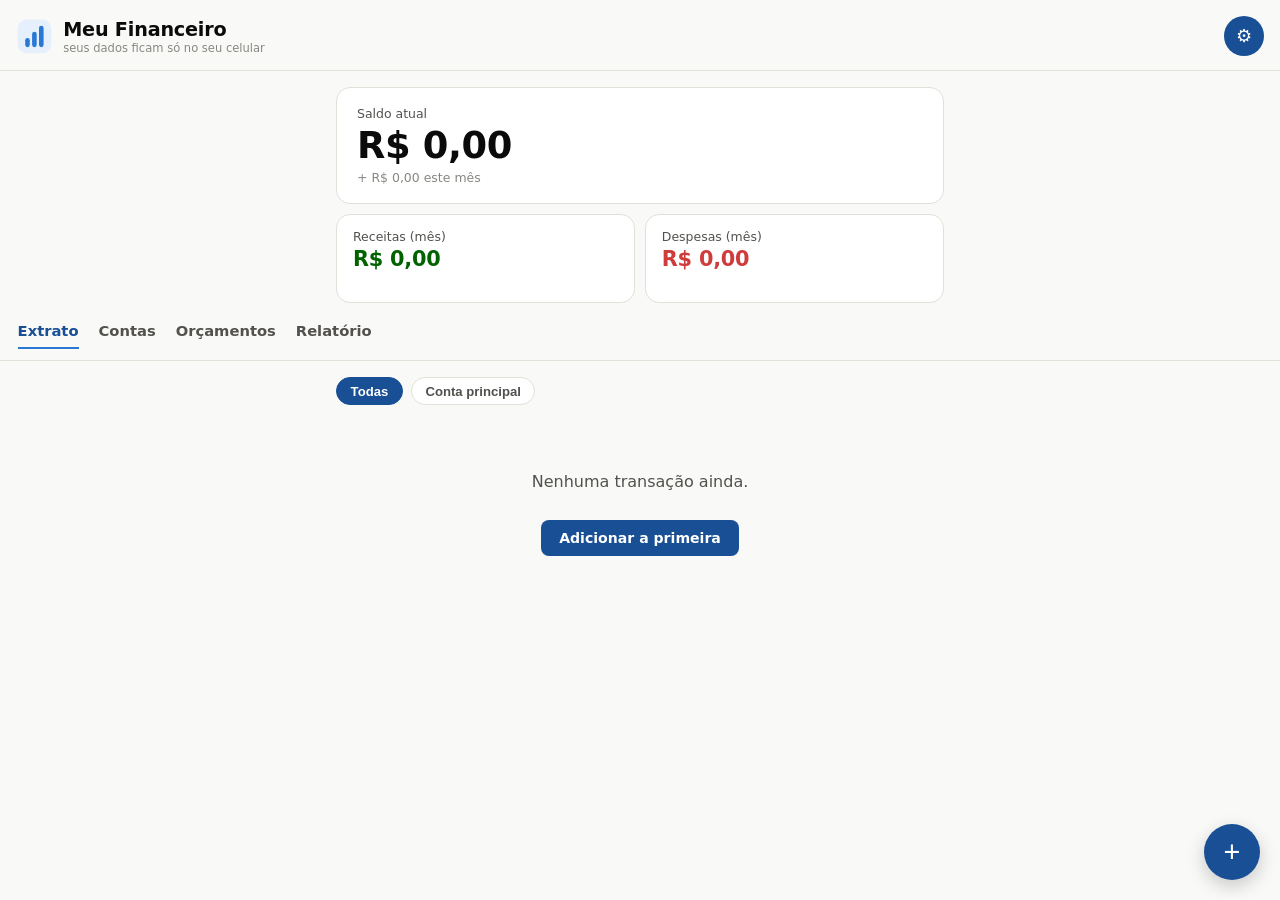
<file: index.html>
<!doctype html>
<html lang="pt-BR">
<head>
<meta charset="utf-8" />
<meta name="viewport" content="width=device-width, initial-scale=1, viewport-fit=cover" />
<title>Meu Financeiro</title>
<meta name="description" content="Controle financeiro pessoal simples, offline e privado" />
<meta name="theme-color" content="#f9f9f7" media="(prefers-color-scheme: light)" />
<meta name="theme-color" content="#0d0d0d" media="(prefers-color-scheme: dark)" />
<link rel="manifest" href="manifest.webmanifest" />
<link rel="icon" href="icons/icon-192.png" />
<link rel="apple-touch-icon" href="icons/icon-192.png" />
<meta name="apple-mobile-web-app-capable" content="yes" />
<meta name="apple-mobile-web-app-status-bar-style" content="black-translucent" />
<meta name="apple-mobile-web-app-title" content="Financeiro" />
<link rel="stylesheet" href="styles.css" />
</head>
<body>
<header class="topbar">
  <div class="brand">
    <svg class="brand-mark" viewBox="0 0 48 48" aria-hidden="true">
      <rect x="2" y="2" width="44" height="44" rx="12" fill="var(--accent-tint)"/>
      <rect x="12" y="26" width="6" height="12" rx="3" fill="var(--accent)"/>
      <rect x="21" y="18" width="6" height="20" rx="3" fill="var(--accent)"/>
      <rect x="30" y="10" width="6" height="28" rx="3" fill="var(--accent)"/>
    </svg>
    <div class="brand-text">
      <h1>Meu Financeiro</h1>
      <p class="tagline">seus dados ficam só no seu celular</p>
    </div>
  </div>
  <button id="settings-btn" class="icon-btn" aria-label="Backup e configurações" title="Backup e configurações">⚙</button>
</header>

<section class="stats-grid">
  <div class="stat-tile stat-tile--primary">
    <span class="stat-label">Saldo atual</span>
    <span id="balance-value" class="stat-value">R$ 0,00</span>
    <span id="balance-delta" class="stat-delta"></span>
  </div>
  <div class="stat-tile">
    <span class="stat-label">Receitas (mês)</span>
    <span id="receitas-mes-value" class="stat-value stat-value--income">R$ 0,00</span>
    <span id="receitas-mes-delta" class="stat-delta"></span>
  </div>
  <div class="stat-tile">
    <span class="stat-label">Despesas (mês)</span>
    <span id="despesas-mes-value" class="stat-value stat-value--expense">R$ 0,00</span>
    <span id="despesas-mes-delta" class="stat-delta"></span>
  </div>
</section>

<nav class="tabs" role="tablist" aria-label="Seções">
  <button class="tab active" data-view="extrato" role="tab" aria-selected="true">Extrato</button>
  <button class="tab" data-view="contas" role="tab" aria-selected="false">Contas</button>
  <button class="tab" data-view="orcamentos" role="tab" aria-selected="false">Orçamentos</button>
  <button class="tab" data-view="relatorio" role="tab" aria-selected="false">Relatório</button>
</nav>

<main>
  <section id="view-extrato" class="view active">
    <div id="extrato-conta-filter" class="conta-filter"></div>
    <div id="extrato-empty" class="empty-state" hidden>
      <p>Nenhuma transação ainda.</p>
      <button id="empty-add-btn" class="primary-btn">Adicionar a primeira</button>
    </div>
    <ul id="transacao-list" class="transacao-list"></ul>
  </section>

  <section id="view-contas" class="view">
    <div id="contas-empty" class="empty-state" hidden>
      <p>Nenhuma conta cadastrada.</p>
      <button id="empty-conta-btn" class="primary-btn">Adicionar conta</button>
    </div>
    <ul id="conta-list" class="conta-list"></ul>
    <button id="add-conta-btn" class="secondary-btn full-width">+ Nova conta</button>
  </section>

  <section id="view-orcamentos" class="view">
    <div id="orcamentos-empty" class="empty-state" hidden>
      <p>Nenhum orçamento definido.</p>
      <button id="empty-orcamento-btn" class="primary-btn">Definir orçamento</button>
    </div>
    <ul id="orcamento-list" class="orcamento-list"></ul>
    <button id="add-orcamento-btn" class="secondary-btn full-width">+ Novo orçamento</button>
  </section>

  <section id="view-relatorio" class="view">
    <h3 class="section-title">Despesas nos últimos 6 meses</h3>
    <div id="trend-chart" class="trend-chart"></div>

    <div class="month-nav">
      <button id="prev-month-btn" class="icon-btn" aria-label="Mês anterior">‹</button>
      <span id="month-label" class="month-label"></span>
      <button id="next-month-btn" class="icon-btn" aria-label="Próximo mês">›</button>
    </div>
    <div id="relatorio-empty" class="empty-state" hidden>
      <p>Sem despesas neste mês.</p>
    </div>
    <div id="relatorio-content">
      <h3 class="section-title">Método Kakeibo — gastos por grupo</h3>
      <div id="kakeibo-bar" class="kakeibo-bar"></div>
      <ul id="kakeibo-legend" class="relatorio-legend"></ul>

      <h3 class="section-title">Gastos por categoria</h3>
      <canvas id="relatorio-chart" width="280" height="280"></canvas>
      <ul id="relatorio-legend" class="relatorio-legend"></ul>
    </div>

    <div class="advisor-section">
      <button id="advisor-btn" class="secondary-btn full-width">🤖 Analisar com IA</button>
      <div id="advisor-result" class="advisor-result" hidden></div>
    </div>
  </section>
</main>

<button id="add-btn" class="fab" aria-label="Nova transação" title="Nova transação">+</button>

<dialog id="transacao-dialog">
  <form id="transacao-form" method="dialog">
    <h2 id="transacao-dialog-title">Nova transação</h2>

    <div class="tipo-toggle" id="tipo-toggle" data-value="saida">
      <button type="button" class="tipo-btn" data-value="saida">Despesa</button>
      <button type="button" class="tipo-btn" data-value="entrada">Receita</button>
    </div>

    <label class="field">
      <span>Conta</span>
      <select id="transacao-conta" name="contaId" required></select>
    </label>

    <label class="field">
      <span>Valor (R$)</span>
      <input type="number" id="valor" name="valor" min="0.01" step="0.01" inputmode="decimal" required />
    </label>

    <label class="field">
      <span>Categoria</span>
      <input type="text" id="categoria" name="categoria" list="categoria-options" required autocomplete="off" />
      <datalist id="categoria-options">
        <option value="Alimentação"></option>
        <option value="Transporte"></option>
        <option value="Moradia"></option>
        <option value="Lazer"></option>
        <option value="Saúde"></option>
        <option value="Educação"></option>
        <option value="Salário"></option>
        <option value="Outros"></option>
        <option value="A categorizar"></option>
      </datalist>
    </label>

    <label class="field">
      <span>Descrição</span>
      <input type="text" id="descricao" name="descricao" autocomplete="off" placeholder="Opcional" />
    </label>

    <label class="field">
      <span>Data</span>
      <input type="date" id="data" name="data" required />
    </label>

    <input type="hidden" id="transacao-id" name="id" />

    <div class="dialog-actions">
      <button type="button" id="transacao-cancel-btn" class="ghost-btn">Cancelar</button>
      <button type="button" id="transacao-delete-btn" class="danger-btn" hidden>Excluir</button>
      <button type="submit" id="transacao-save-btn" class="primary-btn">Salvar</button>
    </div>
  </form>
</dialog>

<dialog id="orcamento-dialog">
  <form id="orcamento-form" method="dialog">
    <h2 id="orcamento-dialog-title">Novo orçamento</h2>

    <label class="field">
      <span>Categoria</span>
      <input type="text" id="orcamento-categoria" name="categoria" list="categoria-options" required autocomplete="off" />
    </label>

    <label class="field">
      <span>Limite mensal (R$)</span>
      <input type="number" id="orcamento-limite" name="limite" min="0.01" step="0.01" inputmode="decimal" required />
    </label>

    <input type="hidden" id="orcamento-original-categoria" name="original" />

    <div class="dialog-actions">
      <button type="button" id="orcamento-cancel-btn" class="ghost-btn">Cancelar</button>
      <button type="button" id="orcamento-delete-btn" class="danger-btn" hidden>Excluir</button>
      <button type="submit" id="orcamento-save-btn" class="primary-btn">Salvar</button>
    </div>
  </form>
</dialog>

<dialog id="conta-dialog">
  <form id="conta-form" method="dialog">
    <h2 id="conta-dialog-title">Nova conta</h2>

    <label class="field">
      <span>Nome</span>
      <input type="text" id="conta-nome" name="nome" required autocomplete="off" placeholder="Ex: Bradesco, Nubank" />
    </label>

    <label class="field">
      <span>Tipo</span>
      <select id="conta-tipo" name="tipo">
        <option value="conta">Conta corrente / poupança</option>
        <option value="cartao">Cartão de crédito</option>
      </select>
    </label>

    <input type="hidden" id="conta-id" name="id" />

    <div class="dialog-actions">
      <button type="button" id="conta-cancel-btn" class="ghost-btn">Cancelar</button>
      <button type="button" id="conta-delete-btn" class="danger-btn" hidden>Excluir</button>
      <button type="submit" id="conta-save-btn" class="primary-btn">Salvar</button>
    </div>
  </form>
</dialog>

<dialog id="pagamento-dialog">
  <form id="pagamento-form" method="dialog">
    <h2>Registrar pagamento da fatura</h2>
    <p id="pagamento-cartao-nome" class="settings-hint"></p>

    <label class="field">
      <span>Valor pago (R$)</span>
      <input type="number" id="pagamento-valor" name="valor" min="0.01" step="0.01" inputmode="decimal" required />
    </label>

    <label class="field">
      <span>Pago com qual conta?</span>
      <select id="pagamento-conta-origem" name="contaOrigem"></select>
    </label>

    <input type="hidden" id="pagamento-cartao-id" name="cartaoId" />

    <div class="dialog-actions">
      <button type="button" id="pagamento-cancel-btn" class="ghost-btn">Cancelar</button>
      <button type="submit" id="pagamento-save-btn" class="primary-btn">Registrar pagamento</button>
    </div>
  </form>
</dialog>

<dialog id="settings-dialog">
  <form method="dialog" class="settings-form">
    <h2>Backup e configurações</h2>
    <p class="settings-hint">Seus dados ficam salvos apenas neste celular. Faça backup regularmente para não perder tudo caso troque ou perca o aparelho.</p>

    <button type="button" id="export-btn" class="primary-btn full-width">Exportar backup (.json)</button>

    <label class="field">
      <span>Importar backup</span>
      <input type="file" id="import-input" accept="application/json,.json" />
    </label>
    <p id="import-status" class="import-status" hidden></p>

    <hr class="settings-divider" />

    <p class="settings-hint">Importe o extrato baixado do internet banking (.ofx/.qfx) ou uma planilha (.csv) com colunas de data, valor e descrição. As transações entram com a categoria "A categorizar" — edite depois para organizar nos orçamentos.</p>
    <label class="field">
      <span>Importar para qual conta?</span>
      <select id="import-extrato-conta" name="contaImportar"></select>
    </label>
    <label class="field">
      <span>Importar extrato bancário</span>
      <input type="file" id="import-extrato-input" accept=".ofx,.qfx,.csv,text/csv,application/x-ofx" />
    </label>
    <p id="import-extrato-status" class="import-status" hidden></p>

    <hr class="settings-divider" />

    <p class="settings-hint">Método Kakeibo: agrupe suas categorias em Sobrevivência, Lazer, Cultura ou Extra para ver o resumo por grupo no Relatório.</p>
    <div id="categoria-grupos-list" class="categoria-grupos-list"></div>

    <hr class="settings-divider" />

    <p class="settings-hint">Consultor com IA: informe sua própria chave da API da Anthropic (gerada em <a href="https://console.anthropic.com" target="_blank" rel="noopener noreferrer">console.anthropic.com</a>) para usar o botão "Analisar com IA" no Relatório. A chave fica salva só neste celular, nunca entra no backup, e cada análise é enviada direto para a Anthropic quando você pede — não é automático.</p>
    <label class="field">
      <span>Chave da API (Anthropic)</span>
      <input type="password" id="api-key-input" name="apiKey" autocomplete="off" placeholder="sk-ant-..." />
    </label>
    <div class="dialog-actions">
      <button type="button" id="api-key-clear-btn" class="ghost-btn">Remover chave</button>
      <button type="button" id="api-key-save-btn" class="secondary-btn">Salvar chave</button>
    </div>
    <p id="api-key-status" class="import-status" hidden></p>

    <hr class="settings-divider" />

    <button type="button" id="wipe-btn" class="danger-btn full-width">Apagar todos os dados</button>

    <div class="dialog-actions">
      <button type="button" id="settings-close-btn" class="ghost-btn">Fechar</button>
    </div>
  </form>
</dialog>

<script src="app.js"></script>
</body>
</html>
</file>
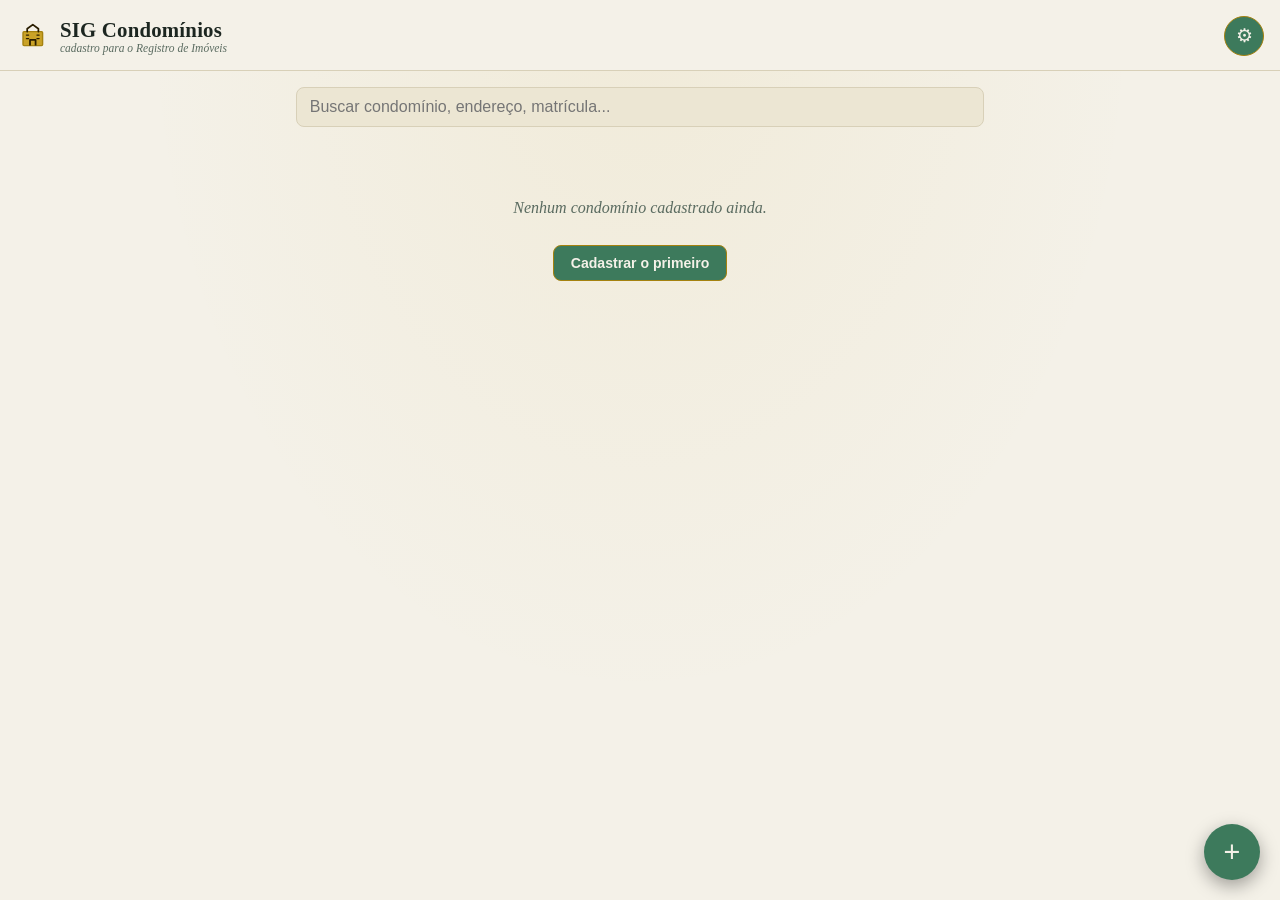
<file: condominios/index.html>
<!doctype html>
<html lang="pt-BR">
<head>
<meta charset="utf-8" />
<meta name="viewport" content="width=device-width, initial-scale=1, viewport-fit=cover" />
<title>SIG Condomínios</title>
<meta name="description" content="Cadastro de condomínios para o Registro de Imóveis" />
<link rel="icon" href="icons/icon-192.png" />
<link rel="stylesheet" href="styles.css" />
</head>
<body>
<header class="topbar">
  <div class="brand">
    <svg class="brand-mark" viewBox="0 0 48 48" aria-hidden="true">
      <rect x="10" y="18" width="28" height="20" rx="1.5" fill="var(--coin)" stroke="var(--gold)" stroke-width="2"/>
      <path d="M16 18v-4l8-6 8 6v4" stroke="var(--coin-ink)" stroke-width="2.5" fill="none" stroke-linecap="round" stroke-linejoin="round"/>
      <path d="M20 38v-8h8v8" stroke="var(--coin-ink)" stroke-width="2.5" fill="none" stroke-linejoin="round"/>
      <path d="M15 23h3M15 28h3M30 23h3M30 28h3" stroke="var(--coin-ink)" stroke-width="2" stroke-linecap="round"/>
    </svg>
    <div class="brand-text">
      <h1>SIG Condomínios</h1>
      <p class="tagline">cadastro para o Registro de Imóveis</p>
    </div>
  </div>
  <button id="settings-btn" class="icon-btn" aria-label="Backup e configurações" title="Backup e configurações">⚙</button>
</header>

<main>
  <!-- LISTA -->
  <section id="view-lista" class="view active">
    <div class="list-toolbar">
      <input type="search" id="busca-input" placeholder="Buscar condomínio, endereço, matrícula..." autocomplete="off" />
    </div>
    <div id="lista-empty" class="empty-state" hidden>
      <p>Nenhum condomínio cadastrado ainda.</p>
      <button id="empty-add-btn" class="primary-btn">Cadastrar o primeiro</button>
    </div>
    <ul id="condominio-list" class="condominio-list"></ul>
  </section>

  <!-- DETALHE -->
  <section id="view-detalhe" class="view">
    <button id="voltar-btn" class="ghost-btn back-btn">‹ Voltar</button>

    <div class="detalhe-header">
      <h2 id="detalhe-nome"></h2>
      <div class="detalhe-header-actions">
        <button id="editar-condominio-btn" class="icon-btn" aria-label="Editar dados do condomínio" title="Editar dados">✏️</button>
        <button id="excluir-condominio-btn" class="danger-btn">Excluir</button>
      </div>
    </div>
    <p id="detalhe-endereco" class="detalhe-endereco"></p>

    <!-- Registro -->
    <div class="card-section">
      <div class="card-section-header">
        <h3>Registro do condomínio</h3>
        <button id="editar-registro-btn" class="link-btn">Editar</button>
      </div>
      <div id="registro-resumo" class="registro-resumo"></div>
    </div>

    <!-- Pastas -->
    <div class="card-section">
      <div class="card-section-header">
        <h3>Pastas de arquivamento</h3>
        <button id="add-pasta-btn" class="link-btn">+ Pasta</button>
      </div>
      <p class="section-hint">Pastas onde estão arquivados os documentos que deram origem ao condomínio.</p>
      <ul id="pasta-list" class="chip-list"></ul>
      <p id="pasta-empty" class="empty-inline" hidden>Nenhuma pasta cadastrada.</p>
    </div>

    <!-- Livros -->
    <div class="card-section">
      <div class="card-section-header">
        <h3>Incorporação, especificação e convenção</h3>
        <button id="editar-livros-btn" class="link-btn">Editar</button>
      </div>
      <div id="livros-resumo" class="livros-resumo"></div>
    </div>

    <!-- Documentos -->
    <div class="card-section">
      <div class="card-section-header">
        <h3>Documentos</h3>
        <button id="add-documento-btn" class="link-btn">+ Documento</button>
      </div>
      <p class="section-hint">Classificação dos documentos arquivados nas pastas (auto de vistoria, quadro de áreas, especificação, convenção, plantas, outros).</p>
      <ul id="documento-list" class="registro-list"></ul>
      <p id="documento-empty" class="empty-inline" hidden>Nenhum documento cadastrado.</p>
    </div>

    <!-- Unidades -->
    <div class="card-section">
      <div class="card-section-header">
        <h3>Unidades autônomas</h3>
        <button id="add-unidade-btn" class="link-btn">+ Unidade</button>
      </div>
      <ul id="unidade-list" class="registro-list"></ul>
      <p id="unidade-empty" class="empty-inline" hidden>Nenhuma unidade cadastrada.</p>
    </div>

    <!-- Observações -->
    <div class="card-section">
      <div class="card-section-header">
        <h3>Observações</h3>
        <button id="editar-observacoes-btn" class="link-btn">Editar</button>
      </div>
      <p id="observacoes-texto" class="observacoes-texto"></p>
    </div>

    <button id="exportar-html-btn" class="primary-btn full-width">Gerar HTML deste condomínio</button>
  </section>
</main>

<button id="add-btn" class="fab" aria-label="Novo condomínio" title="Novo condomínio">+</button>

<!-- Dialog: Condomínio (dados gerais) -->
<dialog id="condominio-dialog">
  <form id="condominio-form" method="dialog">
    <h2 id="condominio-dialog-title">Novo condomínio</h2>

    <label class="field">
      <span>Nome do condomínio</span>
      <input type="text" id="c-nome" required autocomplete="off" />
    </label>

    <label class="field">
      <span>Endereço (logradouro)</span>
      <input type="text" id="c-logradouro" autocomplete="off" />
    </label>

    <div class="field-row">
      <label class="field">
        <span>Número</span>
        <input type="text" id="c-numero" autocomplete="off" />
      </label>
      <label class="field">
        <span>Bairro</span>
        <input type="text" id="c-bairro" autocomplete="off" />
      </label>
    </div>

    <div class="field-row">
      <label class="field">
        <span>Cidade</span>
        <input type="text" id="c-cidade" autocomplete="off" />
      </label>
      <label class="field field-small">
        <span>UF</span>
        <input type="text" id="c-uf" maxlength="2" autocomplete="off" style="text-transform:uppercase" />
      </label>
      <label class="field">
        <span>CEP</span>
        <input type="text" id="c-cep" autocomplete="off" />
      </label>
    </div>

    <input type="hidden" id="c-id" />

    <div class="dialog-actions">
      <button type="button" id="condominio-cancel-btn" class="ghost-btn">Cancelar</button>
      <button type="submit" id="condominio-save-btn" class="primary-btn">Salvar</button>
    </div>
  </form>
</dialog>

<!-- Dialog: Registro (matrícula/transcrição) -->
<dialog id="registro-dialog">
  <form id="registro-form" method="dialog">
    <h2>Registro do condomínio</h2>

    <div class="tipo-toggle" id="registro-tipo-toggle" data-value="matricula">
      <button type="button" class="tipo-btn" data-value="matricula">Matrícula</button>
      <button type="button" class="tipo-btn" data-value="transcricao">Transcrição</button>
    </div>

    <div id="registro-matricula-campo" class="field">
      <label class="field">
        <span>Número da matrícula (única)</span>
        <input type="text" id="r-matricula" autocomplete="off" />
      </label>
    </div>

    <div id="registro-transcricao-campo">
      <p class="section-hint">A transcrição pode conter várias. Uma por linha.</p>
      <label class="field">
        <span>Números da(s) transcrição(ões)</span>
        <textarea id="r-transcricoes" rows="3" placeholder="Ex.: 12.345&#10;12.346"></textarea>
      </label>
    </div>

    <div class="dialog-actions">
      <button type="button" id="registro-cancel-btn" class="ghost-btn">Cancelar</button>
      <button type="submit" class="primary-btn">Salvar</button>
    </div>
  </form>
</dialog>

<!-- Dialog: Pasta -->
<dialog id="pasta-dialog">
  <form id="pasta-form" method="dialog">
    <h2 id="pasta-dialog-title">Nova pasta</h2>

    <label class="field">
      <span>Número da pasta</span>
      <input type="text" id="p-numero" required autocomplete="off" />
    </label>

    <label class="field">
      <span>Descrição / conteúdo</span>
      <input type="text" id="p-descricao" autocomplete="off" placeholder="Opcional" />
    </label>

    <input type="hidden" id="p-id" />

    <div class="dialog-actions">
      <button type="button" id="pasta-cancel-btn" class="ghost-btn">Cancelar</button>
      <button type="button" id="pasta-delete-btn" class="danger-btn" hidden>Excluir</button>
      <button type="submit" class="primary-btn">Salvar</button>
    </div>
  </form>
</dialog>

<!-- Dialog: Livros (incorporação / especificação / convenção) -->
<dialog id="livros-dialog">
  <form id="livros-form" method="dialog">
    <h2>Incorporação, especificação e convenção</h2>
    <p class="section-hint">Quando o condomínio é transcrito, pode haver registro da incorporação, especificação e convenção no Livro 3 (a maioria registra hoje apenas um resumo da convenção) ou no antigo Livro 8.</p>

    <fieldset class="subform">
      <legend>Incorporação</legend>
      <div class="field-row">
        <label class="field field-small"><span>Livro</span><input type="text" id="l-inc-livro" autocomplete="off" /></label>
        <label class="field field-small"><span>Número</span><input type="text" id="l-inc-numero" autocomplete="off" /></label>
        <label class="field field-small"><span>Folha</span><input type="text" id="l-inc-folha" autocomplete="off" /></label>
      </div>
      <label class="field"><span>Data</span><input type="date" id="l-inc-data" /></label>
      <label class="field">
        <span>Arquivo digitalizado (rede)</span>
        <div class="campo-caminho">
          <input type="text" id="l-inc-caminho" autocomplete="off" placeholder="Opcional" />
          <button type="button" class="escolher-arquivo-btn" data-alvo="l-inc-caminho" title="Escolher arquivo" hidden>📂</button>
        </div>
      </label>
    </fieldset>

    <fieldset class="subform">
      <legend>Especificação do condomínio</legend>
      <div class="field-row">
        <label class="field field-small"><span>Livro</span><input type="text" id="l-esp-livro" autocomplete="off" /></label>
        <label class="field field-small"><span>Número</span><input type="text" id="l-esp-numero" autocomplete="off" /></label>
        <label class="field field-small"><span>Folha</span><input type="text" id="l-esp-folha" autocomplete="off" /></label>
      </div>
      <label class="field"><span>Data</span><input type="date" id="l-esp-data" /></label>
      <label class="field">
        <span>Arquivo digitalizado (rede)</span>
        <div class="campo-caminho">
          <input type="text" id="l-esp-caminho" autocomplete="off" placeholder="Opcional" />
          <button type="button" class="escolher-arquivo-btn" data-alvo="l-esp-caminho" title="Escolher arquivo" hidden>📂</button>
        </div>
      </label>
    </fieldset>

    <fieldset class="subform">
      <legend>Convenção do condomínio</legend>
      <div class="field-row">
        <label class="field field-small"><span>Livro</span><input type="text" id="l-conv-livro" autocomplete="off" /></label>
        <label class="field field-small"><span>Número</span><input type="text" id="l-conv-numero" autocomplete="off" /></label>
        <label class="field field-small"><span>Folha</span><input type="text" id="l-conv-folha" autocomplete="off" /></label>
      </div>
      <label class="field">
        <span>Tipo do registro</span>
        <select id="l-conv-tipo">
          <option value="integral">Convenção integral</option>
          <option value="resumo">Resumo da convenção</option>
        </select>
      </label>
      <label class="field"><span>Data</span><input type="date" id="l-conv-data" /></label>
      <label class="field">
        <span>Arquivo digitalizado (rede)</span>
        <div class="campo-caminho">
          <input type="text" id="l-conv-caminho" autocomplete="off" placeholder="Opcional" />
          <button type="button" class="escolher-arquivo-btn" data-alvo="l-conv-caminho" title="Escolher arquivo" hidden>📂</button>
        </div>
      </label>
    </fieldset>

    <div class="dialog-actions">
      <button type="button" id="livros-cancel-btn" class="ghost-btn">Cancelar</button>
      <button type="submit" class="primary-btn">Salvar</button>
    </div>
  </form>
</dialog>

<!-- Dialog: Documento -->
<dialog id="documento-dialog">
  <form id="documento-form" method="dialog">
    <h2 id="documento-dialog-title">Novo documento</h2>

    <label class="field">
      <span>Tipo de documento</span>
      <select id="d-tipo" required>
        <option value="auto_vistoria">Auto de vistoria</option>
        <option value="quadro_areas">Quadro de áreas</option>
        <option value="especificacao">Especificação</option>
        <option value="convencao">Convenção</option>
        <option value="plantas">Plantas</option>
        <option value="outros">Outros</option>
      </select>
    </label>

    <label class="field">
      <span>Descrição</span>
      <input type="text" id="d-descricao" autocomplete="off" placeholder="Opcional" />
    </label>

    <label class="field">
      <span>Pasta onde está arquivado</span>
      <input type="text" id="d-pasta" list="pasta-options" autocomplete="off" placeholder="Número da pasta" />
      <datalist id="pasta-options"></datalist>
    </label>

    <label class="field">
      <span>Data do documento</span>
      <input type="date" id="d-data" />
    </label>

    <label class="field">
      <span>Arquivo digitalizado (rede)</span>
      <div class="campo-caminho">
        <input type="text" id="d-caminho" autocomplete="off" placeholder="Opcional" />
        <button type="button" class="escolher-arquivo-btn" data-alvo="d-caminho" title="Escolher arquivo" hidden>📂</button>
      </div>
    </label>

    <input type="hidden" id="d-id" />

    <div class="dialog-actions">
      <button type="button" id="documento-cancel-btn" class="ghost-btn">Cancelar</button>
      <button type="button" id="documento-delete-btn" class="danger-btn" hidden>Excluir</button>
      <button type="submit" class="primary-btn">Salvar</button>
    </div>
  </form>
</dialog>

<!-- Dialog: Unidade -->
<dialog id="unidade-dialog">
  <form id="unidade-form" method="dialog">
    <h2 id="unidade-dialog-title">Nova unidade</h2>

    <label class="field">
      <span>Número da unidade</span>
      <input type="text" id="u-numero" required autocomplete="off" placeholder="Ex.: Apto 101, Loja 02..." />
    </label>

    <div class="tipo-toggle" id="unidade-tipo-toggle" data-value="matricula">
      <button type="button" class="tipo-btn" data-value="matricula">Matrícula</button>
      <button type="button" class="tipo-btn" data-value="transcricao">Transcrição</button>
    </div>

    <label class="field">
      <span>Número do registro da unidade</span>
      <input type="text" id="u-registro" autocomplete="off" />
    </label>

    <label class="field">
      <span>Fração ideal</span>
      <input type="text" id="u-fracao" autocomplete="off" placeholder="Opcional" />
    </label>

    <input type="hidden" id="u-id" />

    <div class="dialog-actions">
      <button type="button" id="unidade-cancel-btn" class="ghost-btn">Cancelar</button>
      <button type="button" id="unidade-delete-btn" class="danger-btn" hidden>Excluir</button>
      <button type="submit" class="primary-btn">Salvar</button>
    </div>
  </form>
</dialog>

<!-- Dialog: Observações -->
<dialog id="observacoes-dialog">
  <form id="observacoes-form" method="dialog">
    <h2>Observações</h2>
    <label class="field">
      <span>Anotações gerais</span>
      <textarea id="o-texto" rows="5"></textarea>
    </label>
    <div class="dialog-actions">
      <button type="button" id="observacoes-cancel-btn" class="ghost-btn">Cancelar</button>
      <button type="submit" class="primary-btn">Salvar</button>
    </div>
  </form>
</dialog>

<!-- Dialog: Configurações / Backup -->
<dialog id="settings-dialog">
  <form method="dialog" class="settings-form">
    <h2>Backup e configurações</h2>
    <p id="dados-caminho-texto" class="settings-hint">Carregando informação do arquivo de dados…</p>
    <p class="settings-hint" style="opacity:.6">Versão do programa: 2026-09-14</p>

    <button type="button" id="reload-btn" class="secondary-btn full-width">🔄 Recarregar dados</button>

    <button type="button" id="export-btn" class="primary-btn full-width">Exportar backup (.json)</button>

    <label class="field">
      <span>Importar backup</span>
      <input type="file" id="import-input" accept="application/json,.json" />
    </label>
    <p id="import-status" class="import-status" hidden></p>

    <hr class="settings-divider" />

    <button type="button" id="wipe-btn" class="danger-btn full-width">Apagar todos os dados</button>

    <div class="dialog-actions">
      <button type="button" id="settings-close-btn" class="ghost-btn">Fechar</button>
    </div>
  </form>
</dialog>

<script src="app.js"></script>
</body>
</html>
</file>
<file: styles.css>
:root {
  /* Neutral fintech theme — light (default) */
  --bg: #f9f9f7;
  --surface: #ffffff;
  --surface-2: #f0efeb;
  --text: #0b0b0b;
  --text-muted: #52514e;
  --text-faint: #898781;
  --border: #e1e0d9;

  --accent: #2a78d6;
  --accent-strong: #184f95;
  --accent-tint: #e5f0fc;
  --accent-ink: #ffffff;

  --success: #006300;
  --danger: #d03b3b;
  --warning: #fab219;
  --warning-text: #8a5a00;

  --radius: 14px;
  --sans: system-ui, -apple-system, "Segoe UI", Roboto, Helvetica, Arial, sans-serif;
}

@media (prefers-color-scheme: dark) {
  :root {
    --bg: #0d0d0d;
    --surface: #1a1a19;
    --surface-2: #242422;
    --text: #ffffff;
    --text-muted: #c3c2b7;
    --text-faint: #898781;
    --border: #2c2c2a;

    --accent: #3987e5;
    --accent-strong: #1c5cab;
    --accent-tint: rgba(57, 135, 229, 0.18);
    --accent-ink: #ffffff;

    --success: #0ca30c;
    --danger: #e66767;
    --warning: #fab219;
    --warning-text: #fab219;
  }
}

/* Categorical palette for categories/charts — validated for CVD-safety,
   defined here for reference; JS picks the matching array by color-scheme. */

* { box-sizing: border-box; }

[hidden] { display: none !important; }

html, body {
  margin: 0;
  padding: 0;
  background: var(--bg);
  color: var(--text);
  font-family: var(--sans);
  -webkit-tap-highlight-color: transparent;
}

body {
  min-height: 100dvh;
  padding-bottom: 6rem;
}

.topbar {
  position: sticky;
  top: 0;
  z-index: 10;
  display: flex;
  align-items: center;
  justify-content: space-between;
  gap: 0.75rem;
  padding: max(1rem, env(safe-area-inset-top)) 1rem 0.9rem;
  background: var(--bg);
  border-bottom: 1px solid var(--border);
}

.brand {
  display: flex;
  align-items: center;
  gap: 0.65rem;
  min-width: 0;
}

.brand-mark {
  width: 2.3rem;
  height: 2.3rem;
  flex: none;
}

.brand-text h1 {
  font-weight: 700;
  font-size: 1.2rem;
  margin: 0;
  letter-spacing: -0.01em;
}

.tagline {
  margin: 0;
  font-size: 0.72rem;
  color: var(--text-faint);
}

.icon-btn {
  width: 2.5rem;
  height: 2.5rem;
  flex: none;
  border-radius: 999px;
  border: none;
  background: var(--accent-strong);
  color: var(--accent-ink);
  font-size: 1.15rem;
  line-height: 1;
  cursor: pointer;
}

.icon-btn:active {
  opacity: 0.85;
}

/* Stat tiles (saldo / receitas / despesas do mês) */
.stats-grid {
  max-width: 640px;
  margin: 1rem auto 0;
  padding: 0 1rem;
  display: grid;
  grid-template-columns: 1fr 1fr;
  gap: 0.6rem;
}

.stat-tile {
  background: var(--surface);
  border: 1px solid var(--border);
  border-radius: var(--radius);
  padding: 0.9rem 1rem;
  display: flex;
  flex-direction: column;
  gap: 0.2rem;
}

.stat-tile--primary {
  grid-column: 1 / -1;
  padding: 1.1rem 1.25rem;
}

.stat-label {
  font-size: 0.78rem;
  color: var(--text-muted);
}

.stat-value {
  font-size: 1.9rem;
  font-weight: 700;
  letter-spacing: -0.01em;
  color: var(--text);
}

.stat-tile--primary .stat-value {
  font-size: 2.3rem;
}

.stat-value.negative {
  color: var(--danger);
}

.stat-value--income {
  color: var(--success);
}

.stat-value--expense {
  color: var(--danger);
}

.stat-tile:not(.stat-tile--primary) .stat-value {
  font-size: 1.3rem;
}

.stat-delta {
  font-size: 0.78rem;
  color: var(--text-faint);
  min-height: 1.1em;
}

.stat-delta.up { color: var(--success); }
.stat-delta.down { color: var(--danger); }

.tabs {
  display: flex;
  gap: 1.25rem;
  padding: 0.85rem 1.1rem 0.7rem;
  overflow-x: auto;
  border-bottom: 1px solid var(--border);
  margin-top: 0.3rem;
}

.tab {
  flex: none;
  padding: 0 0 0.5rem;
  border: none;
  border-bottom: 2px solid transparent;
  background: none;
  color: var(--text-muted);
  font-family: var(--sans);
  font-weight: 600;
  font-size: 0.92rem;
  cursor: pointer;
}

.tab.active {
  color: var(--accent-strong);
  border-bottom-color: var(--accent);
}

main {
  padding: 0 1rem;
  max-width: 640px;
  margin: 0 auto;
}

.view {
  display: none;
}

.view.active {
  display: block;
}

.empty-state {
  text-align: center;
  color: var(--text-muted);
  margin-top: 3rem;
  display: flex;
  flex-direction: column;
  align-items: center;
  gap: 0.8rem;
}

/* Filtro de conta no Extrato */
.conta-filter {
  display: flex;
  gap: 0.5rem;
  overflow-x: auto;
  padding: 1rem 0 0.2rem;
}

.conta-chip {
  flex: none;
  padding: 0.35rem 0.85rem;
  border-radius: 999px;
  border: 1px solid var(--border);
  background: var(--surface);
  color: var(--text-muted);
  font-size: 0.82rem;
  font-weight: 600;
  cursor: pointer;
}

.conta-chip.active {
  background: var(--accent-strong);
  border-color: var(--accent-strong);
  color: var(--accent-ink);
}

/* Extrato */
.transacao-list {
  list-style: none;
  margin: 0;
  padding: 1rem 0 0;
  display: flex;
  flex-direction: column;
  gap: 0.5rem;
}

.month-header {
  font-weight: 700;
  color: var(--text-faint);
  font-size: 0.78rem;
  text-transform: uppercase;
  letter-spacing: 0.06em;
  margin: 0.9rem 0 0.1rem;
}

.month-header:first-child {
  margin-top: 0;
}

.transacao-card {
  background: var(--surface);
  border: 1px solid var(--border);
  border-radius: var(--radius);
  padding: 0.8rem 1rem;
  display: flex;
  align-items: center;
  justify-content: space-between;
  gap: 0.75rem;
  cursor: pointer;
}

.transacao-info {
  min-width: 0;
  display: flex;
  align-items: flex-start;
  gap: 0.55rem;
}

.categoria-dot {
  width: 0.6rem;
  height: 0.6rem;
  border-radius: 999px;
  flex: none;
  margin-top: 0.35rem;
}

.transacao-textos { min-width: 0; }

.transacao-categoria {
  font-weight: 600;
  font-size: 0.96rem;
}

.transacao-categoria.pendente {
  color: var(--text-faint);
  font-style: normal;
}

.transacao-descricao {
  color: var(--text-muted);
  font-size: 0.84rem;
  margin-top: 0.1rem;
  overflow: hidden;
  text-overflow: ellipsis;
  white-space: nowrap;
}

.transacao-data {
  color: var(--text-faint);
  font-size: 0.75rem;
  margin-top: 0.15rem;
}

.transacao-valor {
  flex: none;
  font-weight: 700;
  font-size: 0.98rem;
  white-space: nowrap;
}

.transacao-valor.entrada { color: var(--success); }
.transacao-valor.saida { color: var(--danger); }

/* Orçamentos */
.orcamento-list {
  list-style: none;
  margin: 0;
  padding: 1rem 0 0;
  display: flex;
  flex-direction: column;
  gap: 0.7rem;
}

.orcamento-card {
  background: var(--surface);
  border: 1px solid var(--border);
  border-radius: var(--radius);
  padding: 0.8rem 1rem;
  cursor: pointer;
}

.orcamento-header {
  display: flex;
  align-items: center;
  gap: 0.5rem;
  font-size: 0.9rem;
  margin-bottom: 0.5rem;
}

.orcamento-header .categoria-dot {
  margin-top: 0;
}

.orcamento-nome {
  flex: 1;
  min-width: 0;
  font-weight: 600;
}

.orcamento-valores {
  color: var(--text-muted);
  font-variant-numeric: tabular-nums;
  font-size: 0.85rem;
}

.orcamento-valores.warn { color: var(--warning-text); }
.orcamento-valores.over { color: var(--danger); }

.progress-bar {
  height: 8px;
  border-radius: 999px;
  background: var(--surface-2);
  overflow: hidden;
}

.progress-fill {
  height: 100%;
  border-radius: 999px;
  background: var(--success);
}

.progress-fill.warn { background: var(--warning); }
.progress-fill.over { background: var(--danger); }

.full-width {
  width: 100%;
  margin-top: 1rem;
}

/* Relatório */
.section-title {
  margin: 1rem 0 0.6rem;
  font-size: 0.95rem;
  font-weight: 700;
}

.month-nav {
  display: flex;
  align-items: center;
  justify-content: center;
  gap: 1rem;
  padding: 1rem 0 0.5rem;
}

.month-label {
  font-weight: 700;
  min-width: 9rem;
  text-align: center;
}

/* Monthly trend (bar chart, last 6 months) */
.trend-chart {
  display: flex;
  align-items: flex-end;
  gap: 0.4rem;
  height: 140px;
  padding: 0 0.2rem;
}

.trend-col {
  flex: 1;
  min-width: 0;
  display: flex;
  flex-direction: column;
  align-items: center;
  justify-content: flex-end;
  height: 100%;
  gap: 0.3rem;
}

.trend-value {
  font-size: 0.65rem;
  color: var(--text-faint);
  white-space: nowrap;
}

.trend-bar {
  width: 100%;
  max-width: 28px;
  border-radius: 4px 4px 0 0;
  background: var(--accent-tint);
  min-height: 3px;
}

.trend-bar.current {
  background: var(--accent);
}

.trend-label {
  font-size: 0.68rem;
  color: var(--text-muted);
  text-transform: uppercase;
  letter-spacing: 0.02em;
}

#relatorio-content {
  display: flex;
  flex-direction: column;
  align-items: center;
  gap: 1rem;
  padding-bottom: 1rem;
}

#relatorio-chart {
  max-width: 100%;
}

.relatorio-legend {
  list-style: none;
  margin: 0;
  padding: 0;
  width: 100%;
  display: flex;
  flex-direction: column;
  gap: 0.5rem;
}

.legend-total {
  font-weight: 700;
  padding-bottom: 0.3rem;
  border-bottom: 1px solid var(--border);
}

.legend-item {
  display: flex;
  align-items: center;
  gap: 0.5rem;
  font-size: 0.88rem;
}

.legend-dot {
  width: 0.7rem;
  height: 0.7rem;
  border-radius: 999px;
  flex: none;
}

.legend-label {
  flex: 1;
  min-width: 0;
}

.legend-pct {
  color: var(--text-muted);
  white-space: nowrap;
}

/* Contas */
.conta-list {
  list-style: none;
  margin: 0;
  padding: 1rem 0 0;
  display: flex;
  flex-direction: column;
  gap: 0.7rem;
}

.conta-card {
  background: var(--surface);
  border: 1px solid var(--border);
  border-radius: var(--radius);
  padding: 0.8rem 1rem;
  cursor: pointer;
  display: flex;
  flex-direction: column;
  gap: 0.5rem;
}

.conta-header {
  display: flex;
  align-items: center;
  gap: 0.5rem;
}

.conta-nome {
  flex: 1;
  min-width: 0;
  font-weight: 600;
}

.conta-tipo-badge {
  flex: none;
  font-size: 0.72rem;
  font-weight: 600;
  text-transform: uppercase;
  letter-spacing: 0.03em;
  color: var(--text-muted);
  background: var(--surface-2);
  border-radius: 999px;
  padding: 0.15rem 0.55rem;
}

.conta-valor {
  font-size: 1.05rem;
  font-weight: 700;
  font-variant-numeric: tabular-nums;
}

.conta-valor.divida {
  color: var(--danger);
}

/* Método Kakeibo */
.kakeibo-bar {
  display: flex;
  width: 100%;
  gap: 2px;
  height: 10px;
  border-radius: 999px;
  overflow: hidden;
  background: var(--surface-2);
  margin-top: 0.6rem;
}

.kakeibo-segment {
  height: 100%;
}

/* Categorias e grupos (Configurações) */
.categoria-grupos-list {
  display: flex;
  flex-direction: column;
  gap: 0.5rem;
  max-height: 220px;
  overflow-y: auto;
}

.categoria-grupo-row {
  display: flex;
  align-items: center;
  gap: 0.5rem;
}

.categoria-grupo-nome {
  flex: 1;
  min-width: 0;
  font-size: 0.88rem;
  overflow: hidden;
  text-overflow: ellipsis;
  white-space: nowrap;
}

.categoria-grupo-select {
  flex: none;
  font-family: var(--sans);
  font-size: 0.82rem;
  padding: 0.35rem 0.5rem;
  border-radius: 8px;
  border: 1px solid var(--border);
  background: var(--surface-2);
  color: var(--text);
}

/* Consultor com IA */
.advisor-section {
  margin-top: 1.5rem;
  padding-bottom: 0.5rem;
}

.advisor-result {
  margin-top: 0.8rem;
  background: var(--surface);
  border: 1px solid var(--border);
  border-radius: var(--radius);
  padding: 1rem 1.1rem;
}

.advisor-loading {
  margin: 0;
  color: var(--text-muted);
}

.advisor-empty,
.advisor-error {
  margin: 0;
  color: var(--text-muted);
  font-size: 0.9rem;
}

.advisor-error {
  color: var(--danger);
}

.advisor-text p {
  margin: 0 0 0.7rem;
  font-size: 0.92rem;
  line-height: 1.5;
}

.advisor-text ul {
  margin: 0 0 0.7rem;
  padding-left: 1.1rem;
  font-size: 0.92rem;
  line-height: 1.5;
}

.advisor-text p:last-child,
.advisor-text ul:last-child {
  margin-bottom: 0;
}

/* FAB */
.fab {
  position: fixed;
  right: 1.25rem;
  bottom: calc(1.25rem + env(safe-area-inset-bottom));
  width: 3.5rem;
  height: 3.5rem;
  border-radius: 999px;
  border: none;
  background: var(--accent-strong);
  color: var(--accent-ink);
  font-size: 1.8rem;
  line-height: 1;
  box-shadow: 0 6px 18px rgba(11, 11, 11, 0.2);
  cursor: pointer;
  z-index: 10;
}

.fab:active {
  opacity: 0.9;
}

/* Dialogs */
dialog {
  border-radius: 16px;
  padding: 0;
  background: var(--surface);
  color: var(--text);
  width: min(90vw, 420px);
  border: 1px solid var(--border);
}

dialog::backdrop {
  background: rgba(11, 11, 11, 0.45);
}

#transacao-form,
#orcamento-form,
.settings-form {
  padding: 1.35rem 1.35rem 1.25rem;
  display: flex;
  flex-direction: column;
  gap: 0.95rem;
}

#transacao-form h2,
#orcamento-form h2,
.settings-form h2 {
  margin: 0 0 0.1rem;
  font-size: 1.2rem;
}

.settings-hint {
  margin: 0;
  color: var(--text-muted);
  font-size: 0.85rem;
  line-height: 1.4;
}

.settings-divider {
  border: none;
  border-top: 1px solid var(--border);
  margin: 0.2rem 0;
}

.import-status {
  margin: 0;
  font-size: 0.82rem;
  color: var(--success);
}

.import-status.error {
  color: var(--danger);
}

.tipo-toggle {
  display: flex;
  border: 1px solid var(--border);
  border-radius: 999px;
  overflow: hidden;
}

.tipo-btn {
  flex: 1;
  padding: 0.5rem 0;
  border: none;
  background: var(--surface-2);
  color: var(--text-muted);
  font-weight: 600;
  font-size: 0.88rem;
  cursor: pointer;
}

.tipo-btn.active[data-value="saida"] {
  background: var(--danger);
  color: #fff;
}

.tipo-btn.active[data-value="entrada"] {
  background: var(--success);
  color: #fff;
}

.field {
  display: flex;
  flex-direction: column;
  gap: 0.3rem;
  font-size: 0.8rem;
  color: var(--text-muted);
}

.field input,
.field select {
  font-family: var(--sans);
  font-size: 1rem;
  padding: 0.55rem 0.7rem;
  border-radius: 8px;
  border: 1px solid var(--border);
  background: var(--surface-2);
  color: var(--text);
}

.dialog-actions {
  display: flex;
  justify-content: flex-end;
  gap: 0.5rem;
  margin-top: 0.4rem;
  flex-wrap: wrap;
}

.primary-btn, .secondary-btn, .ghost-btn, .danger-btn {
  padding: 0.55rem 1.05rem;
  border-radius: 8px;
  font-family: var(--sans);
  font-size: 0.88rem;
  font-weight: 600;
  border: 1px solid transparent;
  cursor: pointer;
}

.primary-btn {
  background: var(--accent-strong);
  color: var(--accent-ink);
}

.secondary-btn {
  background: transparent;
  color: var(--accent-strong);
  border-color: var(--accent-strong);
}

.ghost-btn {
  background: transparent;
  color: var(--text-muted);
  border-color: var(--border);
}

.danger-btn {
  background: transparent;
  color: var(--danger);
  border-color: var(--danger);
}

#transacao-dialog .danger-btn,
#orcamento-dialog .danger-btn {
  margin-right: auto;
}
</file>
<file: condominios/styles.css>
:root {
  --bg: #0b1e19;
  --surface: #12271f;
  --surface-2: #1a3329;
  --text: #eaf2ec;
  --text-muted: #9fb5a9;
  --accent: #c9a227;
  --accent-strong: #a5820f;
  --accent-ink: #1a1200;
  --border: #24402f;
  --danger: #d17a70;
  --success: #5fae7f;
  --gold: #c9a227;
  --coin: #c9a227;
  --coin-ink: #1a1200;
  --radius: 12px;
  --serif: Georgia, "Iowan Old Style", "Palatino Linotype", Palatino, "Times New Roman", serif;
  --sans: -apple-system, BlinkMacSystemFont, "Segoe UI", Roboto, Helvetica, Arial, sans-serif;
}

@media (prefers-color-scheme: light) {
  :root {
    --bg: #f4f1e8;
    --surface: #ffffff;
    --surface-2: #ece6d3;
    --text: #1c2620;
    --text-muted: #5a6b60;
    --accent: #3d7a5c;
    --accent-strong: #2c5c44;
    --accent-ink: #f4f1e8;
    --border: #d8d0b8;
    --danger: #a4342c;
    --success: #2c5c44;
    --gold: #a5820f;
    --coin: #c9a227;
    --coin-ink: #2a1e00;
  }
}

* { box-sizing: border-box; }

[hidden] { display: none !important; }

html, body {
  margin: 0;
  padding: 0;
  background: var(--bg);
  color: var(--text);
  font-family: var(--sans);
  -webkit-tap-highlight-color: transparent;
}

body {
  min-height: 100dvh;
  padding-bottom: 6rem;
  background-image: radial-gradient(ellipse at top, rgba(201, 162, 39, 0.08), transparent 55%);
}

.topbar {
  position: sticky;
  top: 0;
  z-index: 10;
  display: flex;
  align-items: center;
  justify-content: space-between;
  gap: 0.75rem;
  padding: max(1rem, env(safe-area-inset-top)) 1rem 0.9rem;
  background: var(--bg);
  border-bottom: 1px solid var(--border);
}

.brand {
  display: flex;
  align-items: center;
  gap: 0.65rem;
  min-width: 0;
}

.brand-mark {
  width: 2.1rem;
  height: 2.1rem;
  flex: none;
}

.brand-text h1 {
  font-family: var(--serif);
  font-weight: 700;
  font-size: 1.3rem;
  margin: 0;
  letter-spacing: 0.01em;
}

.tagline {
  margin: 0;
  font-family: var(--serif);
  font-style: italic;
  font-size: 0.72rem;
  color: var(--text-muted);
}

.icon-btn {
  width: 2.5rem;
  height: 2.5rem;
  flex: none;
  border-radius: 999px;
  border: 1px solid var(--gold);
  background: var(--accent);
  color: var(--accent-ink);
  font-size: 1.2rem;
  line-height: 1;
  cursor: pointer;
}

.icon-btn:active {
  background: var(--accent-strong);
}

main {
  padding: 0 1rem;
  max-width: 720px;
  margin: 0 auto;
}

.view {
  display: none;
}

.view.active {
  display: block;
}

.empty-state {
  text-align: center;
  color: var(--text-muted);
  font-family: var(--serif);
  font-style: italic;
  margin-top: 3rem;
  display: flex;
  flex-direction: column;
  align-items: center;
  gap: 0.8rem;
}

.empty-inline {
  color: var(--text-muted);
  font-size: 0.85rem;
  font-style: italic;
  margin: 0.4rem 0 0;
}

/* Lista de condomínios */
.list-toolbar {
  padding: 1rem 0 0.5rem;
}

.list-toolbar input {
  width: 100%;
  font-family: var(--sans);
  font-size: 1rem;
  padding: 0.6rem 0.8rem;
  border-radius: 8px;
  border: 1px solid var(--border);
  background: var(--surface-2);
  color: var(--text);
}

.condominio-list {
  list-style: none;
  margin: 0;
  padding: 0.75rem 0 0;
  display: flex;
  flex-direction: column;
  gap: 0.6rem;
}

.condominio-card {
  background: var(--surface);
  border: 1px solid var(--border);
  border-radius: var(--radius);
  padding: 0.85rem 1rem;
  cursor: pointer;
}

.condominio-card-nome {
  font-weight: 700;
  font-size: 1rem;
  font-family: var(--serif);
}

.condominio-card-endereco {
  color: var(--text-muted);
  font-size: 0.85rem;
  margin-top: 0.2rem;
}

.condominio-card-meta {
  display: flex;
  gap: 0.4rem;
  margin-top: 0.5rem;
  flex-wrap: wrap;
}

.badge {
  display: inline-block;
  padding: 0.15rem 0.55rem;
  border-radius: 999px;
  font-size: 0.72rem;
  font-weight: 600;
  border: 1px solid var(--gold);
  color: var(--accent);
  background: transparent;
}

/* Detalhe */
.back-btn {
  margin-top: 1rem;
}

.detalhe-header {
  display: flex;
  justify-content: space-between;
  align-items: flex-start;
  gap: 0.75rem;
  margin-top: 0.75rem;
  flex-wrap: wrap;
}

.detalhe-header h2 {
  font-family: var(--serif);
  margin: 0;
  font-size: 1.4rem;
}

.detalhe-header-actions {
  display: flex;
  gap: 0.5rem;
  flex-wrap: wrap;
}

.detalhe-endereco {
  color: var(--text-muted);
  margin: 0.3rem 0 0;
  font-size: 0.9rem;
}

.card-section {
  background: var(--surface);
  border: 1px solid var(--border);
  border-radius: var(--radius);
  padding: 0.9rem 1rem;
  margin-top: 1rem;
}

.card-section-header {
  display: flex;
  justify-content: space-between;
  align-items: center;
  gap: 0.5rem;
}

.card-section-header h3 {
  font-family: var(--serif);
  font-size: 1.02rem;
  margin: 0;
}

.link-btn {
  background: none;
  border: none;
  color: var(--accent);
  font-weight: 600;
  font-size: 0.85rem;
  cursor: pointer;
  padding: 0.2rem 0.3rem;
}

.section-hint {
  color: var(--text-muted);
  font-size: 0.8rem;
  margin: 0.35rem 0 0.6rem;
  line-height: 1.4;
}

.registro-resumo, .livros-resumo {
  font-size: 0.9rem;
  line-height: 1.55;
}

.registro-resumo dl, .livros-resumo dl {
  margin: 0.4rem 0 0;
  display: grid;
  grid-template-columns: auto 1fr;
  column-gap: 0.6rem;
  row-gap: 0.15rem;
}

.registro-resumo dt, .livros-resumo dt {
  color: var(--text-muted);
}

.registro-resumo dd, .livros-resumo dd {
  margin: 0;
}

.livro-bloco {
  margin-top: 0.7rem;
  padding-top: 0.6rem;
  border-top: 1px solid var(--border);
}

.livro-bloco:first-child {
  margin-top: 0;
  padding-top: 0;
  border-top: none;
}

.livro-bloco-titulo {
  font-weight: 600;
  font-size: 0.85rem;
}

.chip-list {
  list-style: none;
  margin: 0;
  padding: 0;
  display: flex;
  flex-wrap: wrap;
  gap: 0.4rem;
}

.chip {
  display: flex;
  align-items: center;
  gap: 0.35rem;
  background: var(--surface-2);
  border: 1px solid var(--border);
  border-radius: 999px;
  padding: 0.3rem 0.75rem;
  font-size: 0.85rem;
  cursor: pointer;
}

.chip-numero {
  font-weight: 700;
}

.chip-descricao {
  color: var(--text-muted);
}

.registro-list {
  list-style: none;
  margin: 0.4rem 0 0;
  padding: 0;
  display: flex;
  flex-direction: column;
  gap: 0.45rem;
}

.registro-item {
  display: flex;
  justify-content: space-between;
  align-items: center;
  gap: 0.6rem;
  background: var(--surface-2);
  border: 1px solid var(--border);
  border-radius: 8px;
  padding: 0.55rem 0.75rem;
  cursor: pointer;
}

.registro-item-info {
  min-width: 0;
}

.registro-item-titulo {
  font-weight: 600;
  font-size: 0.92rem;
}

.registro-item-sub {
  color: var(--text-muted);
  font-size: 0.78rem;
  margin-top: 0.1rem;
}

.observacoes-texto {
  font-size: 0.9rem;
  line-height: 1.5;
  color: var(--text);
  white-space: pre-wrap;
  margin: 0.3rem 0 0;
}

.full-width {
  width: 100%;
  margin-top: 1.2rem;
}

/* FAB */
.fab {
  position: fixed;
  right: 1.25rem;
  bottom: calc(1.25rem + env(safe-area-inset-bottom));
  width: 3.5rem;
  height: 3.5rem;
  border-radius: 999px;
  border: none;
  background: var(--accent);
  color: var(--accent-ink);
  font-size: 1.8rem;
  line-height: 1;
  box-shadow: 0 6px 18px rgba(0, 0, 0, 0.35);
  cursor: pointer;
  z-index: 10;
}

.fab:active {
  background: var(--accent-strong);
}

/* Dialogs */
dialog {
  border: none;
  border-radius: 14px;
  padding: 0;
  background: var(--surface);
  color: var(--text);
  width: min(94vw, 640px);
  max-height: 90vh;
  border: 1px solid var(--border);
  overflow-x: hidden;
}

dialog::backdrop {
  background: rgba(5, 10, 8, 0.6);
}

dialog form {
  padding: 1.35rem 1.35rem 1.25rem;
  display: flex;
  flex-direction: column;
  gap: 0.85rem;
  max-height: 90vh;
  overflow-y: auto;
  overflow-x: hidden;
}

dialog form h2 {
  font-family: var(--serif);
  margin: 0 0 0.1rem;
  font-size: 1.2rem;
}

.settings-hint {
  margin: 0;
  color: var(--text-muted);
  font-size: 0.85rem;
  line-height: 1.4;
}

.settings-divider {
  border: none;
  border-top: 1px solid var(--border);
  margin: 0.2rem 0;
}

.import-status {
  margin: 0;
  font-size: 0.82rem;
  color: var(--success);
}

.import-status.error {
  color: var(--danger);
}

.tipo-toggle {
  display: flex;
  border: 1px solid var(--border);
  border-radius: 999px;
  overflow: hidden;
}

.tipo-btn {
  flex: 1;
  padding: 0.5rem 0;
  border: none;
  background: var(--surface-2);
  color: var(--text-muted);
  font-weight: 600;
  font-size: 0.88rem;
  cursor: pointer;
}

.tipo-btn.active {
  background: var(--accent);
  color: var(--accent-ink);
}

.field {
  display: flex;
  flex-direction: column;
  gap: 0.3rem;
  font-size: 0.8rem;
  color: var(--text-muted);
}

.field input,
.field select,
.field textarea {
  font-family: var(--sans);
  font-size: 1rem;
  padding: 0.55rem 0.7rem;
  border-radius: 8px;
  border: 1px solid var(--border);
  background: var(--surface-2);
  color: var(--text);
  resize: vertical;
}

.field-row {
  display: flex;
  gap: 0.6rem;
  flex-wrap: wrap;
}

.field-row .field {
  flex: 1;
  min-width: 140px;
}

.field-small {
  flex: 0.6;
}

.campo-caminho {
  display: flex;
  gap: 0.4rem;
  align-items: center;
}

.campo-caminho input {
  flex: 1;
  min-width: 0;
}

.escolher-arquivo-btn {
  flex: none;
  width: 2.3rem;
  height: 2.3rem;
  border-radius: 8px;
  border: 1px solid var(--border);
  background: var(--surface-2);
  color: var(--text);
  font-size: 1.05rem;
  line-height: 1;
  cursor: pointer;
}

.escolher-arquivo-btn:active {
  background: var(--border);
}

.subform {
  border: 1px solid var(--border);
  border-radius: 10px;
  padding: 0.7rem 0.8rem 0.85rem;
  margin: 0;
  display: flex;
  flex-direction: column;
  gap: 0.6rem;
}

.subform legend {
  font-weight: 700;
  font-size: 0.85rem;
  padding: 0 0.3rem;
  font-family: var(--serif);
}

.dialog-actions {
  display: flex;
  justify-content: flex-end;
  gap: 0.5rem;
  margin-top: 0.4rem;
  flex-wrap: wrap;
}

.primary-btn, .secondary-btn, .ghost-btn, .danger-btn {
  padding: 0.55rem 1.05rem;
  border-radius: 8px;
  font-family: var(--sans);
  font-size: 0.88rem;
  font-weight: 600;
  border: 1px solid transparent;
  cursor: pointer;
}

.primary-btn {
  background: var(--accent);
  color: var(--accent-ink);
  border: 1px solid var(--gold);
}

.secondary-btn {
  background: transparent;
  color: var(--accent);
  border-color: var(--gold);
}

.ghost-btn {
  background: transparent;
  color: var(--text-muted);
  border-color: var(--border);
}

.danger-btn {
  background: transparent;
  color: var(--danger);
  border-color: var(--danger);
}

dialog .danger-btn {
  margin-right: auto;
}
</file>
